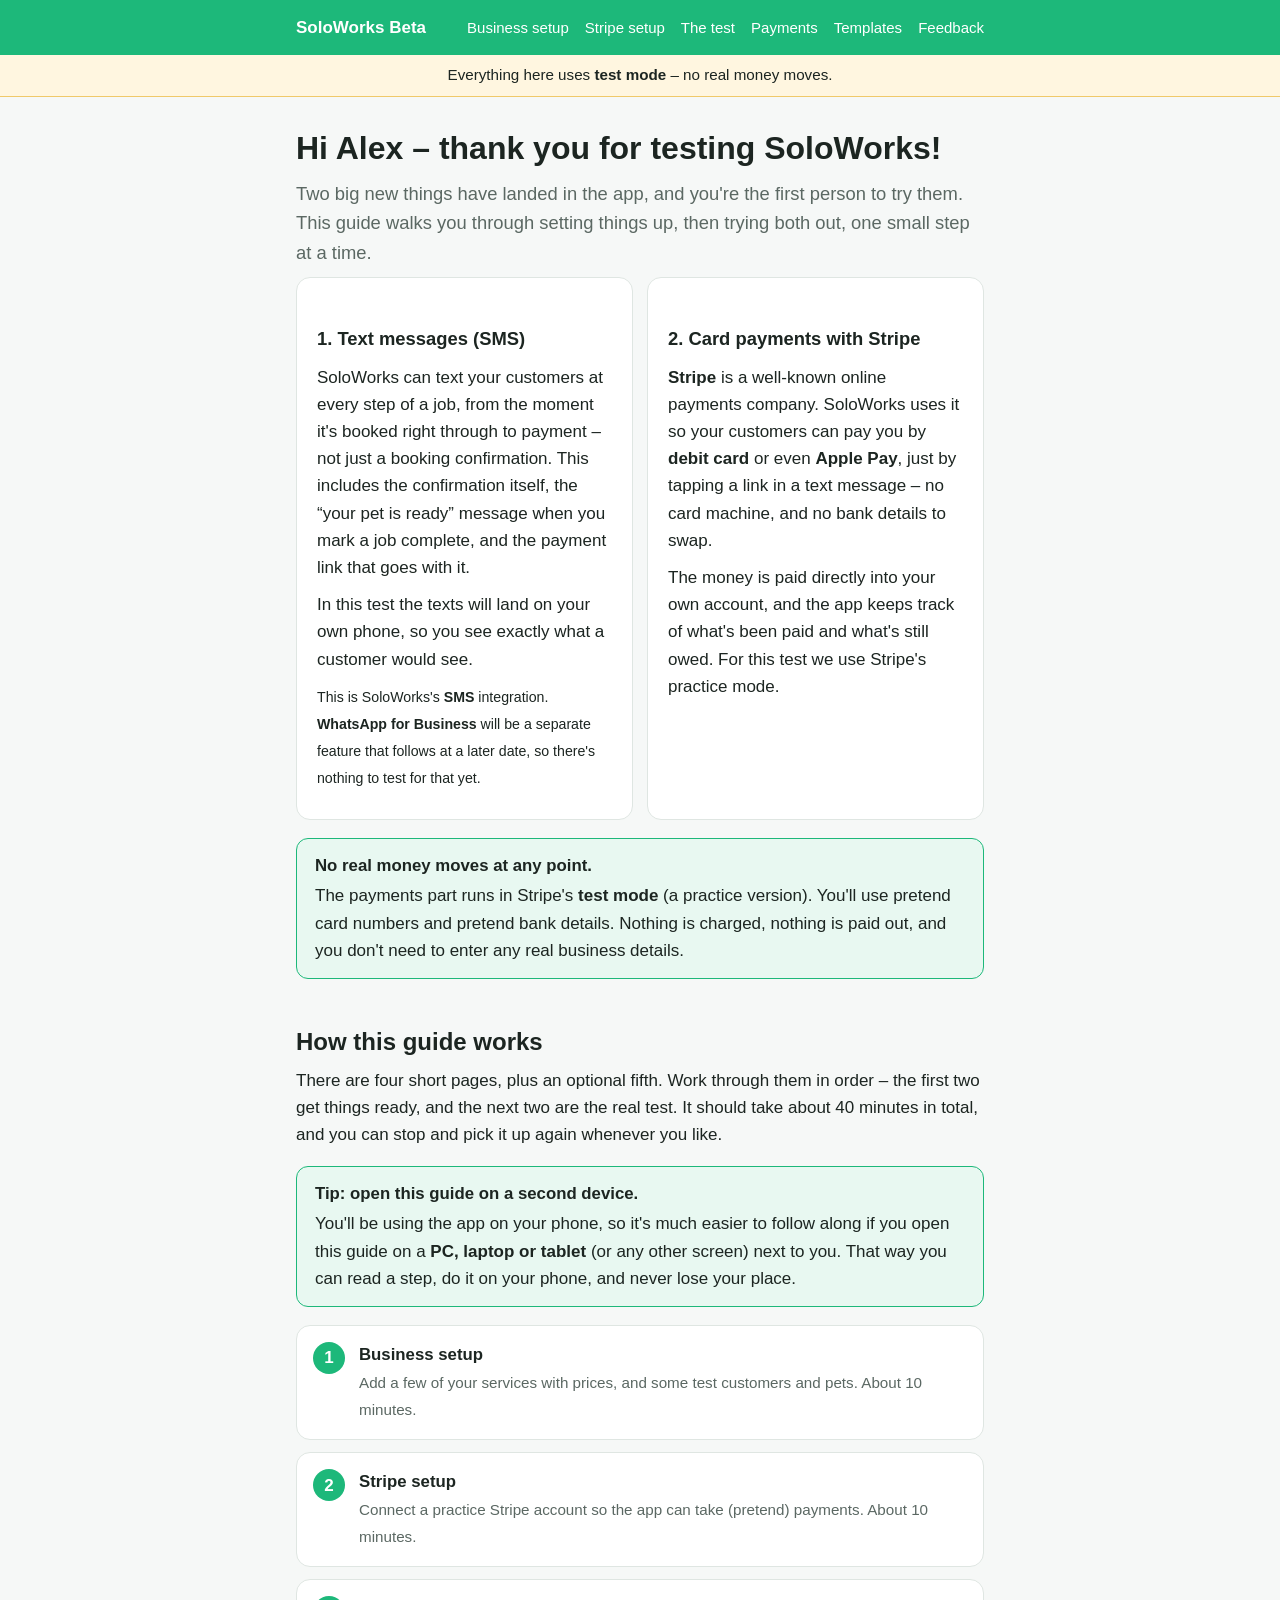
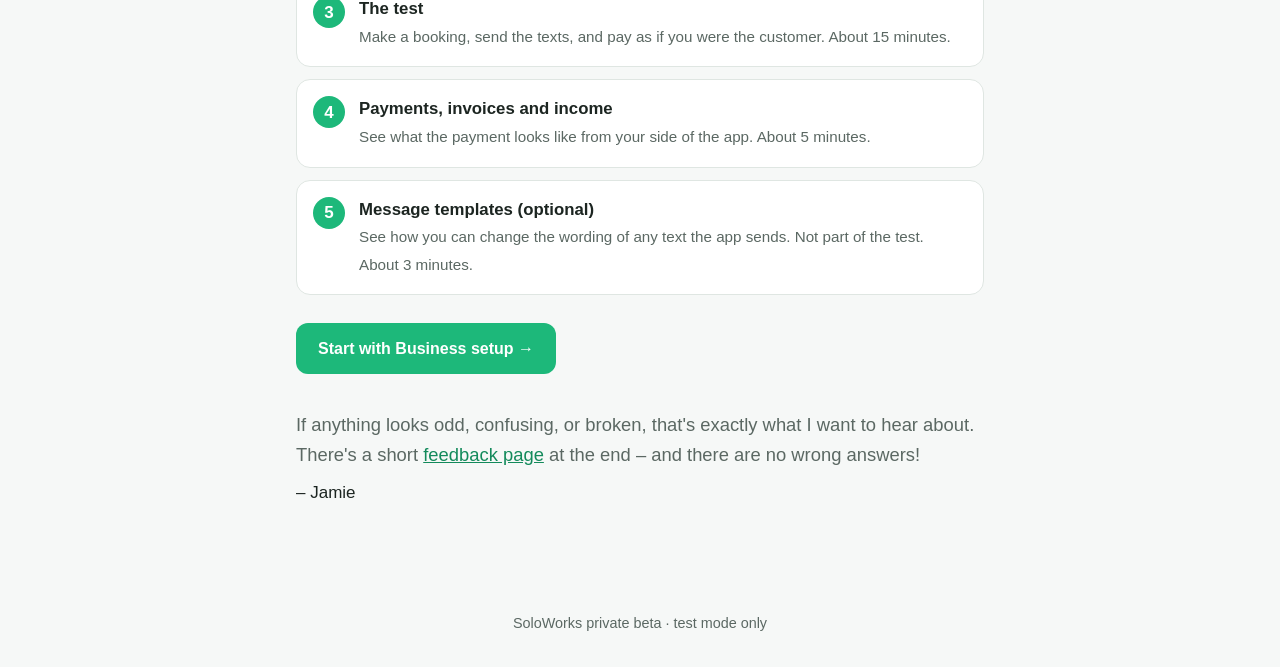
<file: index.html>
<!DOCTYPE html>
<html lang="en-GB">
<head>
<meta charset="utf-8">
<meta name="viewport" content="width=device-width, initial-scale=1">
<title>SoloWorks Beta – Try Texts &amp; Payments</title>
<meta name="description" content="A friendly guide to trying the two big new SoloWorks features: text messages and card payments.">
<meta name="robots" content="noindex">
<link rel="stylesheet" href="style.css">
</head>
<body>
<header class="top">
  <div class="wrap">
    <a href="index.html">SoloWorks Beta</a>
    <nav><a href="business-setup.html">Business setup</a><a href="stripe-setup.html">Stripe setup</a><a href="the-test.html">The test</a><a href="payments.html">Payments</a><a href="message-templates.html">Templates</a><a href="feedback.html">Feedback</a></nav>
  </div>
</header>
<div class="banner">Everything here uses <strong>test mode</strong> &ndash; no real money moves.</div>

<main class="wrap">
  <h1>Hi Alex &ndash; thank you for testing SoloWorks!</h1>
  <p class="lead">Two big new things have landed in the app, and you're the first person to try them. This guide walks you through setting things up, then trying both out, one small step at a time.</p>

  <div class="cards">
    <div class="card">
      <h3>1. Text messages (SMS)</h3>
      <p>SoloWorks can text your customers at every step of a job, from the moment it's booked right through to payment &ndash; not just a booking confirmation. This includes the confirmation itself, the &ldquo;your pet is ready&rdquo; message when you mark a job complete, and the payment link that goes with it.</p>
      <p>In this test the texts will land on your own phone, so you see exactly what a customer would see.</p>
      <p><small>This is SoloWorks's <strong>SMS</strong> integration. <strong>WhatsApp for Business</strong> will be a separate feature that follows at a later date, so there's nothing to test for that yet.</small></p>
    </div>
    <div class="card">
      <h3>2. Card payments with Stripe</h3>
      <p><strong>Stripe</strong> is a well-known online payments company. SoloWorks uses it so your customers can pay you by <strong>debit card</strong> or even <strong>Apple Pay</strong>, just by tapping a link in a text message &ndash; no card machine, and no bank details to swap.</p>
      <p>The money is paid directly into your own account, and the app keeps track of what's been paid and what's still owed. For this test we use Stripe's practice mode.</p>
    </div>
  </div>

  <div class="callout safe">
    <strong class="big">No real money moves at any point.</strong>
    The payments part runs in Stripe's <strong>test mode</strong> (a practice version). You'll use pretend card numbers and pretend bank details. Nothing is charged, nothing is paid out, and you don't need to enter any real business details.
  </div>

  <h2>How this guide works</h2>
  <p>There are four short pages, plus an optional fifth. Work through them in order &ndash; the first two get things ready, and the next two are the real test. It should take about 40 minutes in total, and you can stop and pick it up again whenever you like.</p>

  <div class="callout safe">
    <strong class="big">Tip: open this guide on a second device.</strong>
    You'll be using the app on your phone, so it's much easier to follow along if you open this guide on a <strong>PC, laptop or tablet</strong> (or any other screen) next to you. That way you can read a step, do it on your phone, and never lose your place.
  </div>

  <div class="guide">
    <a class="gcard" href="business-setup.html">
      <span class="num">1</span>
      <strong>Business setup</strong>
      <span class="d">Add a few of your services with prices, and some test customers and pets. About 10 minutes.</span>
    </a>
    <a class="gcard" href="stripe-setup.html">
      <span class="num">2</span>
      <strong>Stripe setup</strong>
      <span class="d">Connect a practice Stripe account so the app can take (pretend) payments. About 10 minutes.</span>
    </a>
    <a class="gcard" href="the-test.html">
      <span class="num">3</span>
      <strong>The test</strong>
      <span class="d">Make a booking, send the texts, and pay as if you were the customer. About 15 minutes.</span>
    </a>
    <a class="gcard" href="payments.html">
      <span class="num">4</span>
      <strong>Payments, invoices and income</strong>
      <span class="d">See what the payment looks like from your side of the app. About 5 minutes.</span>
    </a>
    <a class="gcard" href="message-templates.html">
      <span class="num">5</span>
      <strong>Message templates (optional)</strong>
      <span class="d">See how you can change the wording of any text the app sends. Not part of the test. About 3 minutes.</span>
    </a>
  </div>

  <p style="margin-top:28px"><a class="btn" href="business-setup.html">Start with Business setup &rarr;</a></p>

  <p class="lead" style="margin-top:36px">If anything looks odd, confusing, or broken, that's exactly what I want to hear about. There's a short <a href="feedback.html">feedback page</a> at the end &ndash; and there are no wrong answers!</p>
  <p>&ndash; Jamie</p>
</main>
<footer>SoloWorks private beta &middot; test mode only</footer>
</body>
</html>
</file>
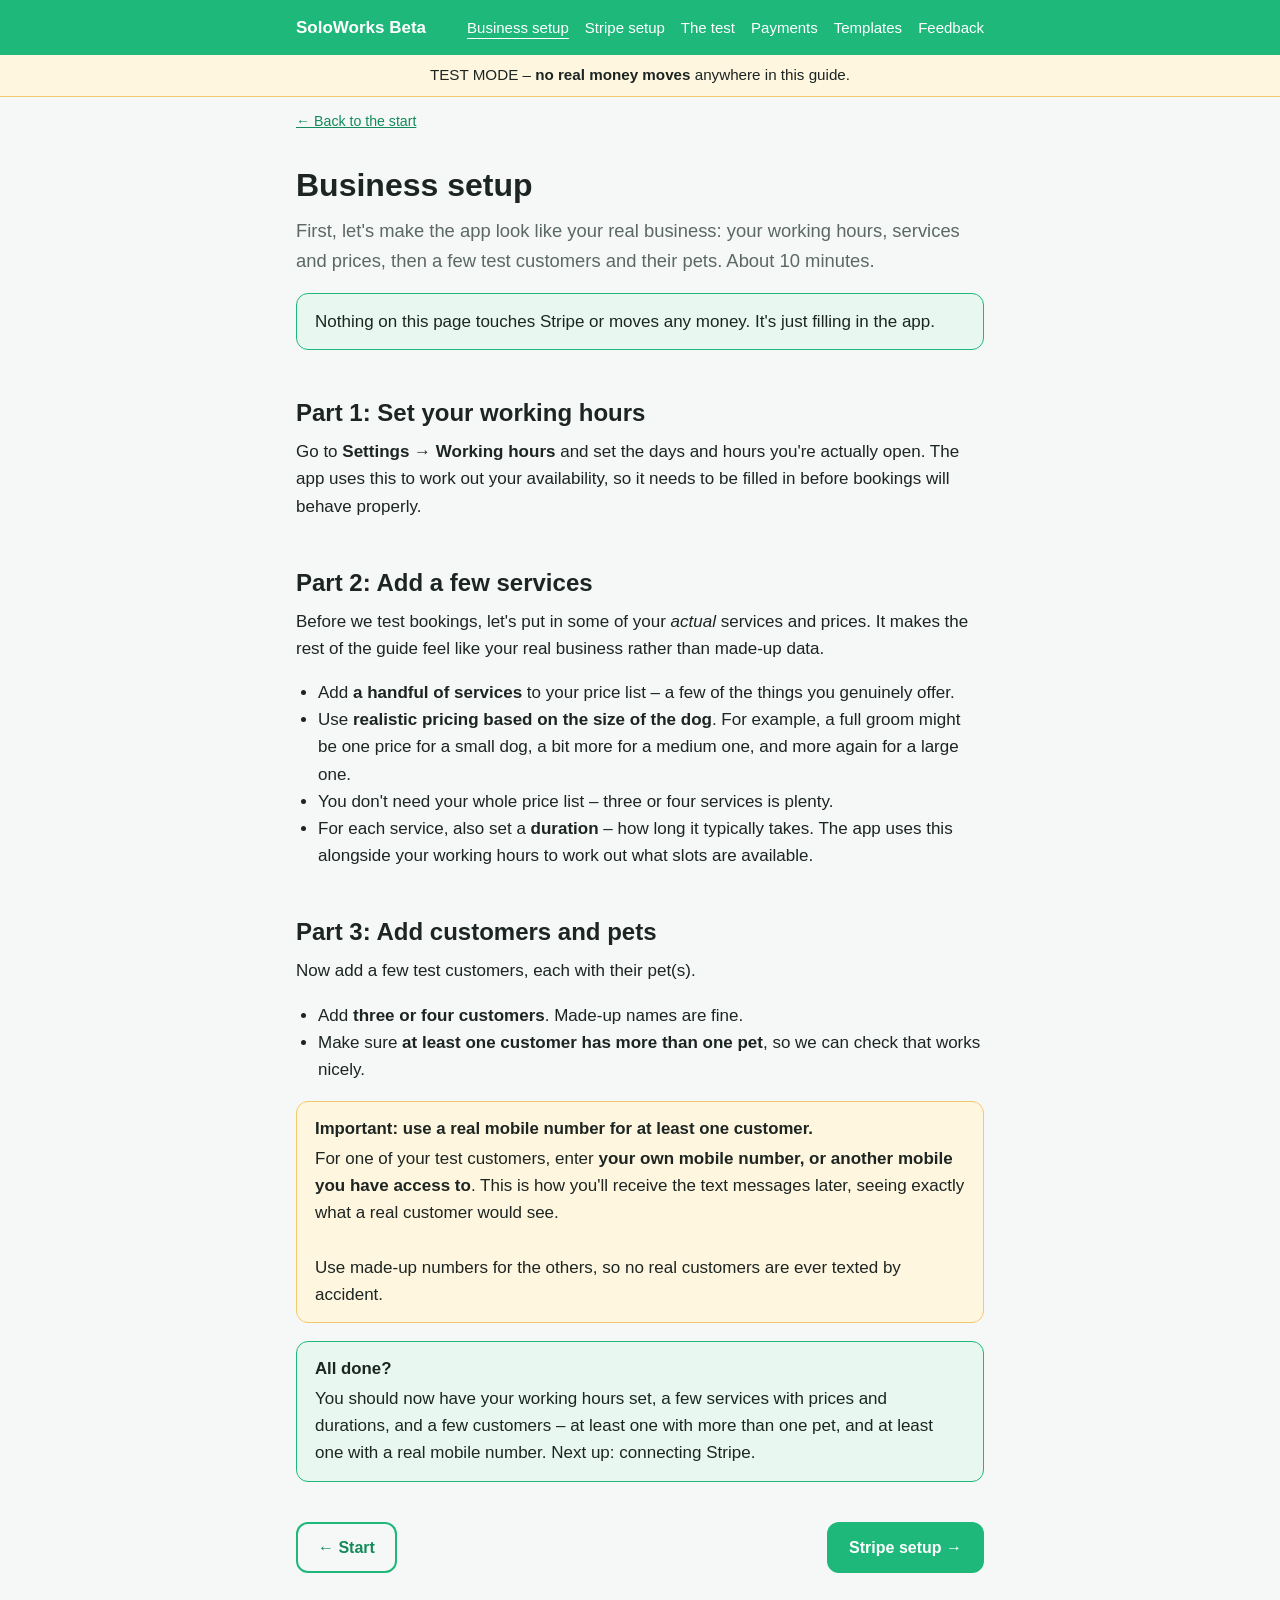
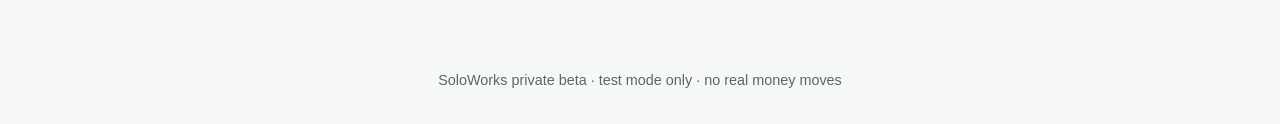
<file: business-setup.html>
<!DOCTYPE html>
<html lang="en-GB">
<head>
<meta charset="utf-8">
<meta name="viewport" content="width=device-width, initial-scale=1">
<title>Business setup – SoloWorks Beta</title>
<meta name="robots" content="noindex">
<link rel="stylesheet" href="style.css">
</head>
<body>
<header class="top">
  <div class="wrap">
    <a href="index.html">SoloWorks Beta</a>
    <nav><a href="business-setup.html" class="current">Business setup</a><a href="stripe-setup.html">Stripe setup</a><a href="the-test.html">The test</a><a href="payments.html">Payments</a><a href="message-templates.html">Templates</a><a href="feedback.html">Feedback</a></nav>
  </div>
</header>
<div class="banner">TEST MODE &ndash; <strong>no real money moves</strong> anywhere in this guide.</div>

<main class="wrap">
  <p><small><a href="index.html">&larr; Back to the start</a></small></p>
  <h1>Business setup</h1>
  <p class="lead">First, let's make the app look like your real business: your working hours, services and prices, then a few test customers and their pets. About 10 minutes.</p>

  <div class="callout safe">Nothing on this page touches Stripe or moves any money. It's just filling in the app.</div>

  <h2>Part 1: Set your working hours</h2>
  <p>Go to <strong>Settings &rarr; Working hours</strong> and set the days and hours you're actually open. The app uses this to work out your availability, so it needs to be filled in before bookings will behave properly.</p>

  <h2>Part 2: Add a few services</h2>
  <p>Before we test bookings, let's put in some of your <em>actual</em> services and prices. It makes the rest of the guide feel like your real business rather than made-up data.</p>
  <ul>
    <li>Add <strong>a handful of services</strong> to your price list &ndash; a few of the things you genuinely offer.</li>
    <li>Use <strong>realistic pricing based on the size of the dog</strong>. For example, a full groom might be one price for a small dog, a bit more for a medium one, and more again for a large one.</li>
    <li>You don't need your whole price list &ndash; three or four services is plenty.</li>
    <li>For each service, also set a <strong>duration</strong> &ndash; how long it typically takes. The app uses this alongside your working hours to work out what slots are available.</li>
  </ul>

  <h2>Part 3: Add customers and pets</h2>
  <p>Now add a few test customers, each with their pet(s).</p>
  <ul>
    <li>Add <strong>three or four customers</strong>. Made-up names are fine.</li>
    <li>Make sure <strong>at least one customer has more than one pet</strong>, so we can check that works nicely.</li>
  </ul>

  <div class="callout warn">
    <strong class="big">Important: use a real mobile number for at least one customer.</strong>
    For one of your test customers, enter <strong>your own mobile number, or another mobile you have access to</strong>. This is how you'll receive the text messages later, seeing exactly what a real customer would see.
    <br><br>
    Use made-up numbers for the others, so no real customers are ever texted by accident.
  </div>

  <div class="callout safe">
    <strong class="big">All done?</strong>
    You should now have your working hours set, a few services with prices and durations, and a few customers &ndash; at least one with more than one pet, and at least one with a real mobile number. Next up: connecting Stripe.
  </div>
  <div class="pager">
    <a class="btn secondary" href="index.html">&larr; Start</a>
    <a class="btn" href="stripe-setup.html">Stripe setup &rarr;</a>
  </div>
</main>
<footer>SoloWorks private beta &middot; test mode only &middot; no real money moves</footer>
</body>
</html>
</file>
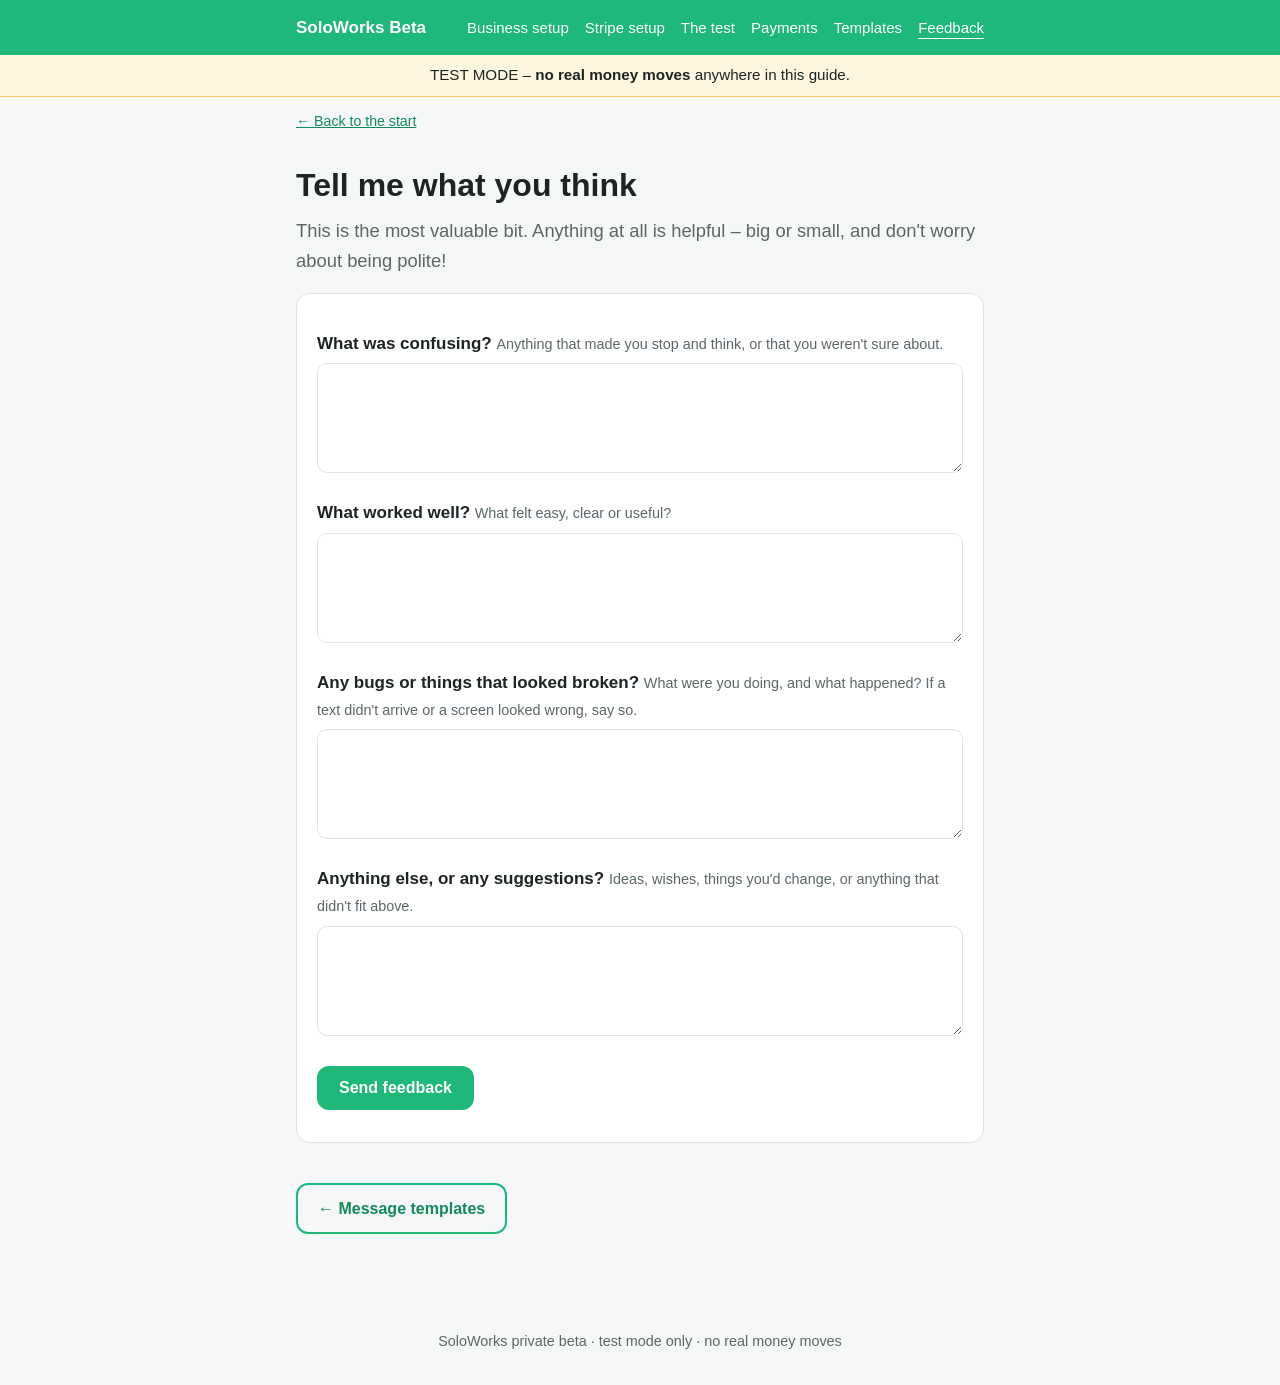
<file: feedback.html>
<!DOCTYPE html>
<html lang="en-GB">
<head>
<meta charset="utf-8">
<meta name="viewport" content="width=device-width, initial-scale=1">
<title>Feedback – SoloWorks Beta</title>
<meta name="robots" content="noindex">
<link rel="stylesheet" href="style.css">
</head>
<body>
<header class="top">
  <div class="wrap">
    <a href="index.html">SoloWorks Beta</a>
    <nav><a href="business-setup.html">Business setup</a><a href="stripe-setup.html">Stripe setup</a><a href="the-test.html">The test</a><a href="payments.html">Payments</a><a href="message-templates.html">Templates</a><a href="feedback.html" class="current">Feedback</a></nav>
  </div>
</header>
<div class="banner">TEST MODE &ndash; <strong>no real money moves</strong> anywhere in this guide.</div>

<main class="wrap">
  <p><small><a href="index.html">&larr; Back to the start</a></small></p>
  <h1>Tell me what you think</h1>
  <p class="lead">This is the most valuable bit. Anything at all is helpful &ndash; big or small, and don't worry about being polite!</p>

  <form id="feedback-form" class="card" action="https://formspree.io/f/meaoevoz" method="POST">
    <label for="confusing">What was confusing?
      <span class="hint">Anything that made you stop and think, or that you weren't sure about.</span></label>
    <textarea id="confusing" name="confusing"></textarea>

    <label for="worked">What worked well?
      <span class="hint">What felt easy, clear or useful?</span></label>
    <textarea id="worked" name="worked_well"></textarea>

    <label for="bugs">Any bugs or things that looked broken?
      <span class="hint">What were you doing, and what happened? If a text didn't arrive or a screen looked wrong, say so.</span></label>
    <textarea id="bugs" name="bugs"></textarea>

    <label for="other">Anything else, or any suggestions?
      <span class="hint">Ideas, wishes, things you'd change, or anything that didn't fit above.</span></label>
    <textarea id="other" name="anything_else_or_suggestions"></textarea>

    <input type="hidden" name="_subject" value="SoloWorks beta feedback">
    <input class="hp" type="text" name="_gotcha" tabindex="-1" autocomplete="off" aria-hidden="true">

    <p style="margin-top:22px"><button class="btn" type="submit" id="submit-btn">Send feedback</button></p>
    <div id="form-status" role="status" aria-live="polite"></div>
  </form>
  <div class="pager">
    <a class="btn secondary" href="message-templates.html">&larr; Message templates</a>
    
  </div>
</main>
<footer>SoloWorks private beta &middot; test mode only &middot; no real money moves</footer>

<script>
(function () {
  var form = document.getElementById('feedback-form');
  var status = document.getElementById('form-status');
  var btn = document.getElementById('submit-btn');
  form.addEventListener('submit', function (e) {
    e.preventDefault();
    btn.disabled = true;
    status.textContent = 'Sending…';
    fetch(form.action, {
      method: 'POST',
      body: new FormData(form),
      headers: { 'Accept': 'application/json' }
    }).then(function (r) {
      if (r.ok) {
        form.reset();
        status.textContent = 'Thank you, Alex! Your feedback has been sent to Jamie.';
      } else {
        status.textContent = 'Sorry, something went wrong sending that. Please text Jamie your feedback instead.';
      }
      btn.disabled = false;
    }).catch(function () {
      status.textContent = 'Sorry, something went wrong sending that. Please text Jamie your feedback instead.';
      btn.disabled = false;
    });
  });
})();
</script>
</body>
</html>
</file>
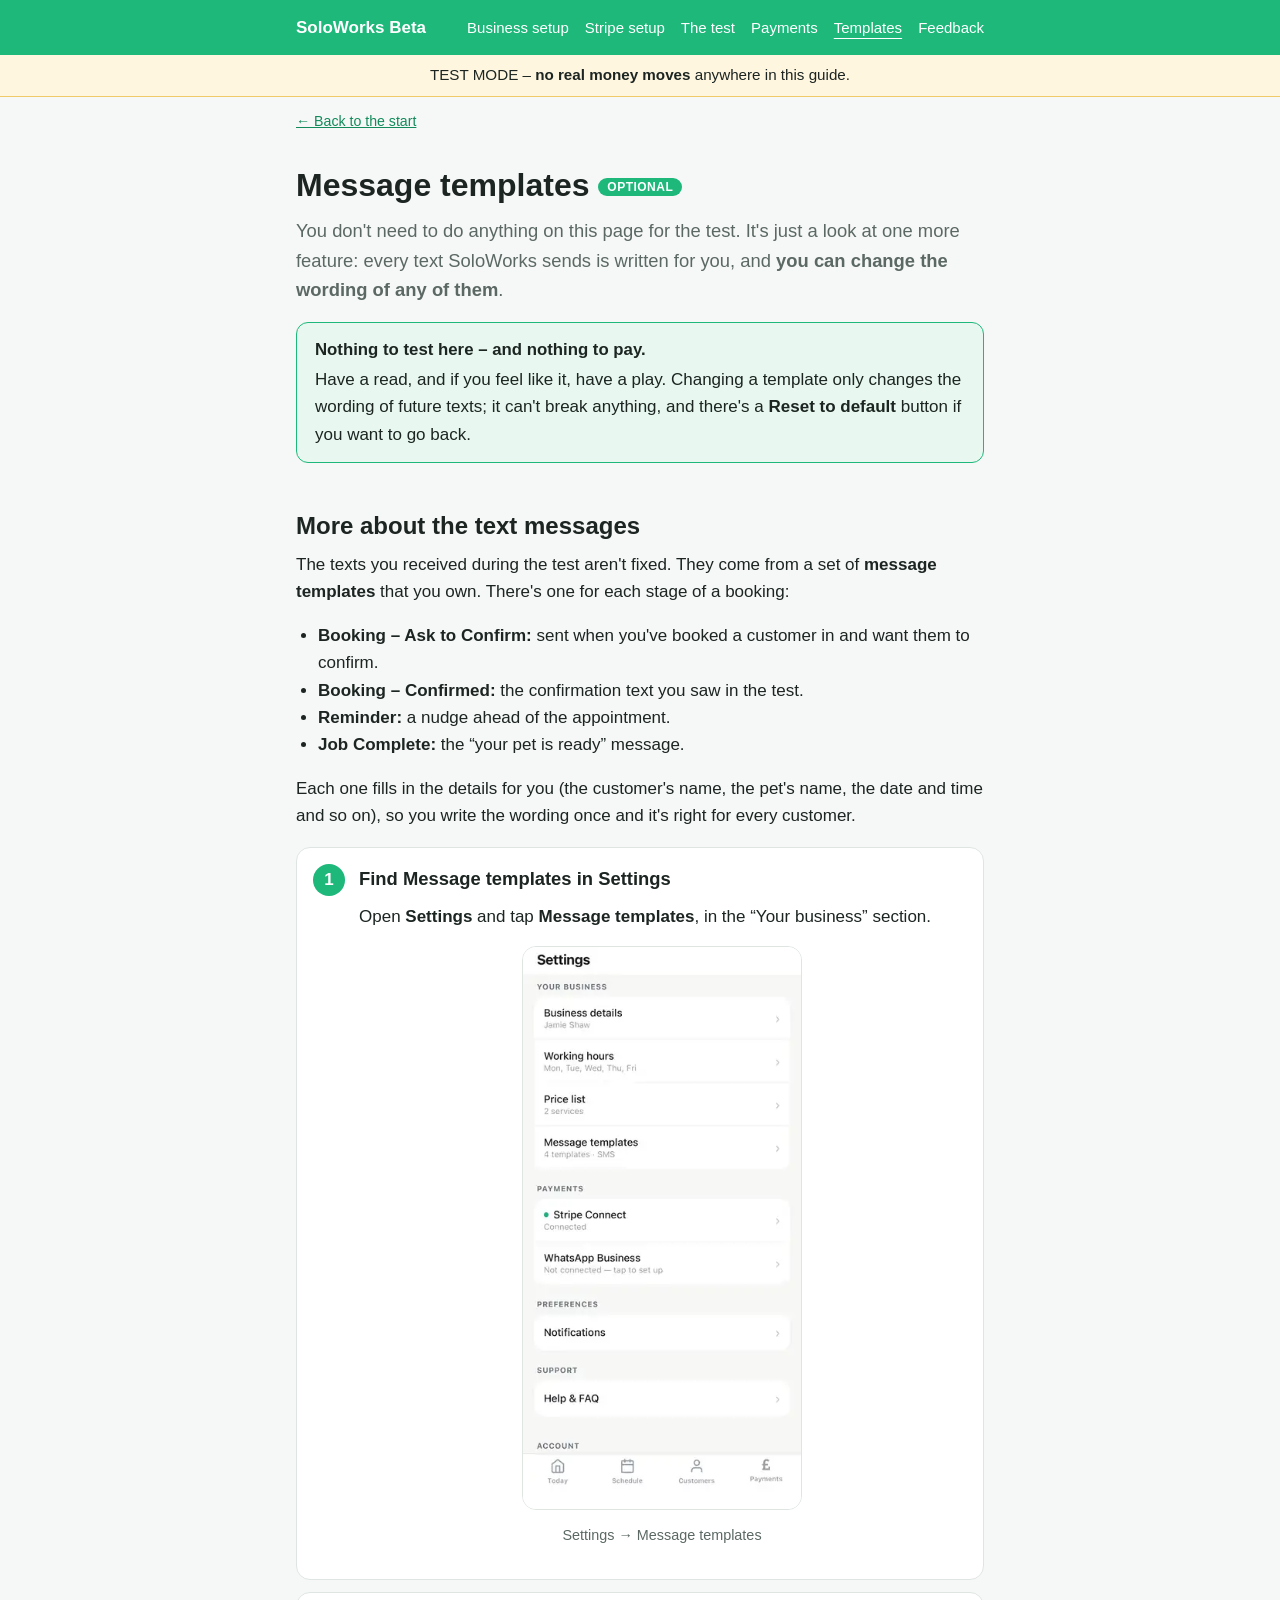
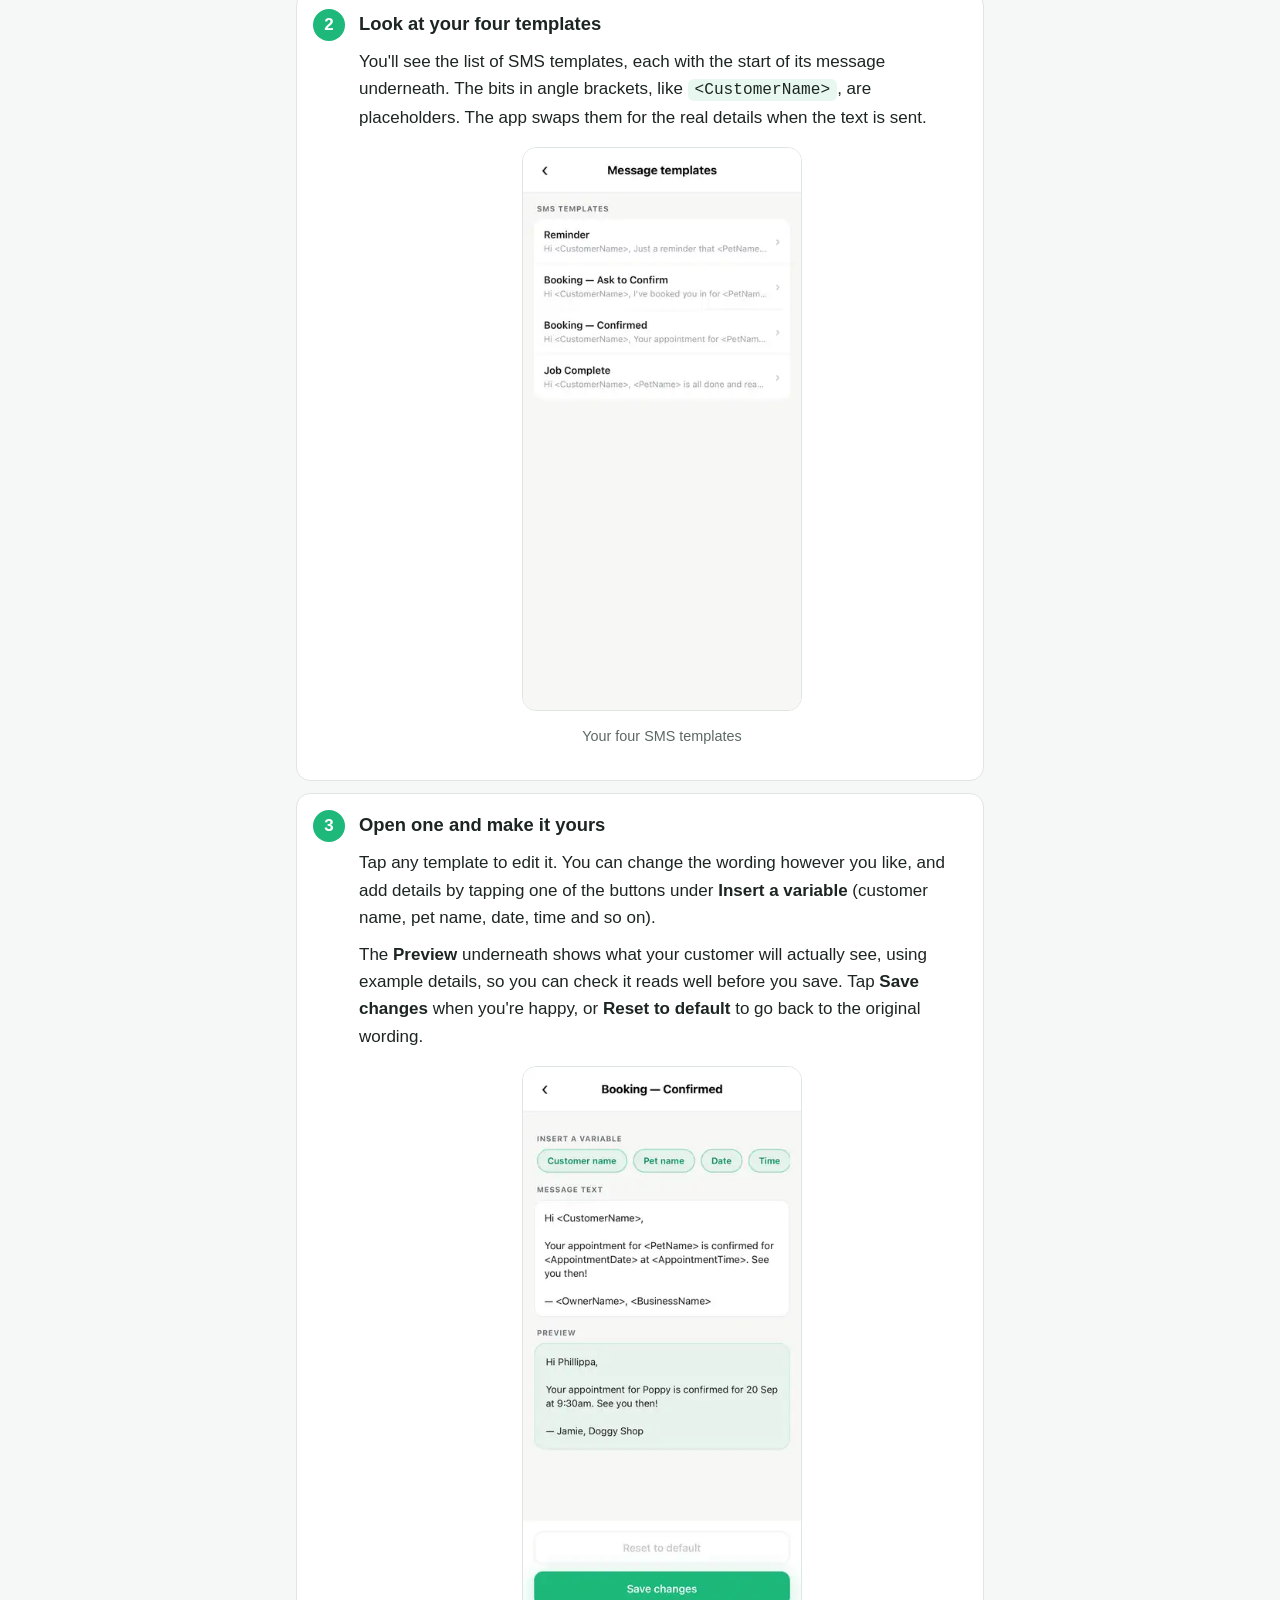
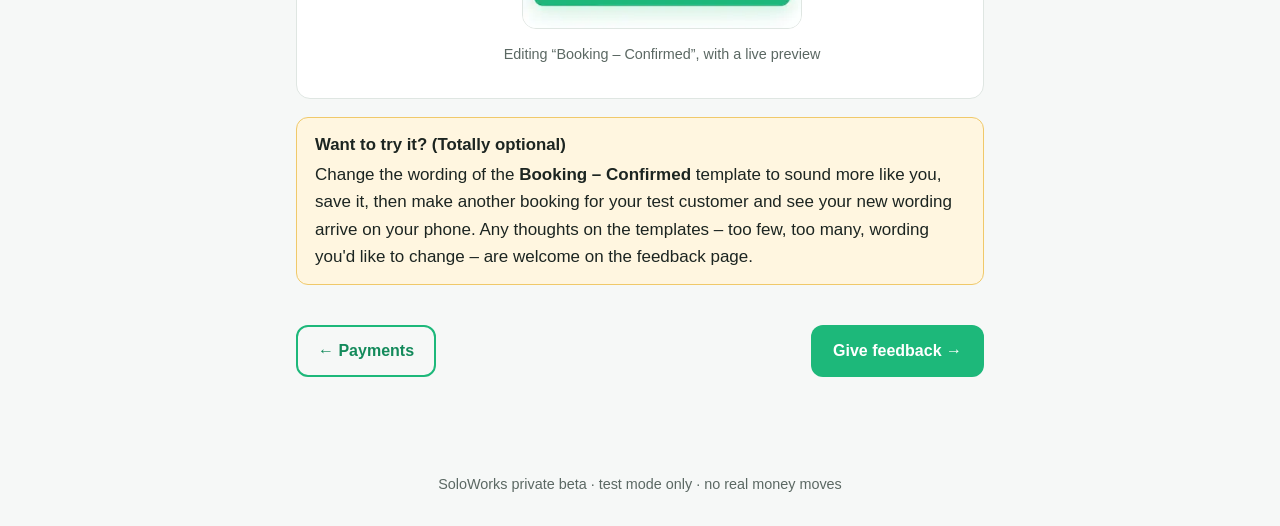
<file: message-templates.html>
<!DOCTYPE html>
<html lang="en-GB">
<head>
<meta charset="utf-8">
<meta name="viewport" content="width=device-width, initial-scale=1">
<title>Message templates (optional) – SoloWorks Beta</title>
<meta name="robots" content="noindex">
<link rel="stylesheet" href="style.css">
</head>
<body>
<header class="top">
  <div class="wrap">
    <a href="index.html">SoloWorks Beta</a>
    <nav><a href="business-setup.html">Business setup</a><a href="stripe-setup.html">Stripe setup</a><a href="the-test.html">The test</a><a href="payments.html">Payments</a><a href="message-templates.html" class="current">Templates</a><a href="feedback.html">Feedback</a></nav>
  </div>
</header>
<div class="banner">TEST MODE &ndash; <strong>no real money moves</strong> anywhere in this guide.</div>

<main class="wrap">
  <p><small><a href="index.html">&larr; Back to the start</a></small></p>
  <h1>Message templates <span class="tag">Optional</span></h1>
  <p class="lead">You don't need to do anything on this page for the test. It's just a look at one more feature: every text SoloWorks sends is written for you, and <strong>you can change the wording of any of them</strong>.</p>

  <div class="callout safe">
    <strong class="big">Nothing to test here &ndash; and nothing to pay.</strong>
    Have a read, and if you feel like it, have a play. Changing a template only changes the wording of future texts; it can't break anything, and there's a <strong>Reset to default</strong> button if you want to go back.
  </div>

  <h2>More about the text messages</h2>
  <p>The texts you received during the test aren't fixed. They come from a set of <strong>message templates</strong> that you own. There's one for each stage of a booking:</p>
  <ul>
    <li><strong>Booking &ndash; Ask to Confirm:</strong> sent when you've booked a customer in and want them to confirm.</li>
    <li><strong>Booking &ndash; Confirmed:</strong> the confirmation text you saw in the test.</li>
    <li><strong>Reminder:</strong> a nudge ahead of the appointment.</li>
    <li><strong>Job Complete:</strong> the &ldquo;your pet is ready&rdquo; message.</li>
  </ul>
  <p>Each one fills in the details for you (the customer's name, the pet's name, the date and time and so on), so you write the wording once and it's right for every customer.</p>

  <ol class="steps">
    <li>
      <h3>Find Message templates in Settings</h3>
      <p>Open <strong>Settings</strong> and tap <strong>Message templates</strong>, in the &ldquo;Your business&rdquo; section.</p>
      <figure class="shot"><img src="images/templates-settings.webp" alt="The SoloWorks Settings screen with Message templates listed under Your business" width="360" height="727"><figcaption>Settings &rarr; Message templates</figcaption></figure>
    </li>
    <li>
      <h3>Look at your four templates</h3>
      <p>You'll see the list of SMS templates, each with the start of its message underneath. The bits in angle brackets, like <span class="magic">&lt;CustomerName&gt;</span>, are placeholders. The app swaps them for the real details when the text is sent.</p>
      <figure class="shot"><img src="images/templates-list.webp" alt="The list of four SMS message templates: Reminder, Booking Ask to Confirm, Booking Confirmed and Job Complete" width="360" height="727"><figcaption>Your four SMS templates</figcaption></figure>
    </li>
    <li>
      <h3>Open one and make it yours</h3>
      <p>Tap any template to edit it. You can change the wording however you like, and add details by tapping one of the buttons under <strong>Insert a variable</strong> (customer name, pet name, date, time and so on).</p>
      <p>The <strong>Preview</strong> underneath shows what your customer will actually see, using example details, so you can check it reads well before you save. Tap <strong>Save changes</strong> when you're happy, or <strong>Reset to default</strong> to go back to the original wording.</p>
      <figure class="shot"><img src="images/templates-editor.webp" alt="Editing the Booking Confirmed template, with variable buttons, the message text, a live preview, and Save changes and Reset to default buttons" width="360" height="727"><figcaption>Editing &ldquo;Booking &ndash; Confirmed&rdquo;, with a live preview</figcaption></figure>
    </li>
  </ol>

  <div class="callout warn">
    <strong class="big">Want to try it? (Totally optional)</strong>
    Change the wording of the <strong>Booking &ndash; Confirmed</strong> template to sound more like you, save it, then make another booking for your test customer and see your new wording arrive on your phone. Any thoughts on the templates &ndash; too few, too many, wording you'd like to change &ndash; are welcome on the feedback page.
  </div>

  <div class="pager">
    <a class="btn secondary" href="payments.html">&larr; Payments</a>
    <a class="btn" href="feedback.html">Give feedback &rarr;</a>
  </div>
</main>
<footer>SoloWorks private beta &middot; test mode only &middot; no real money moves</footer>
</body>
</html>
</file>
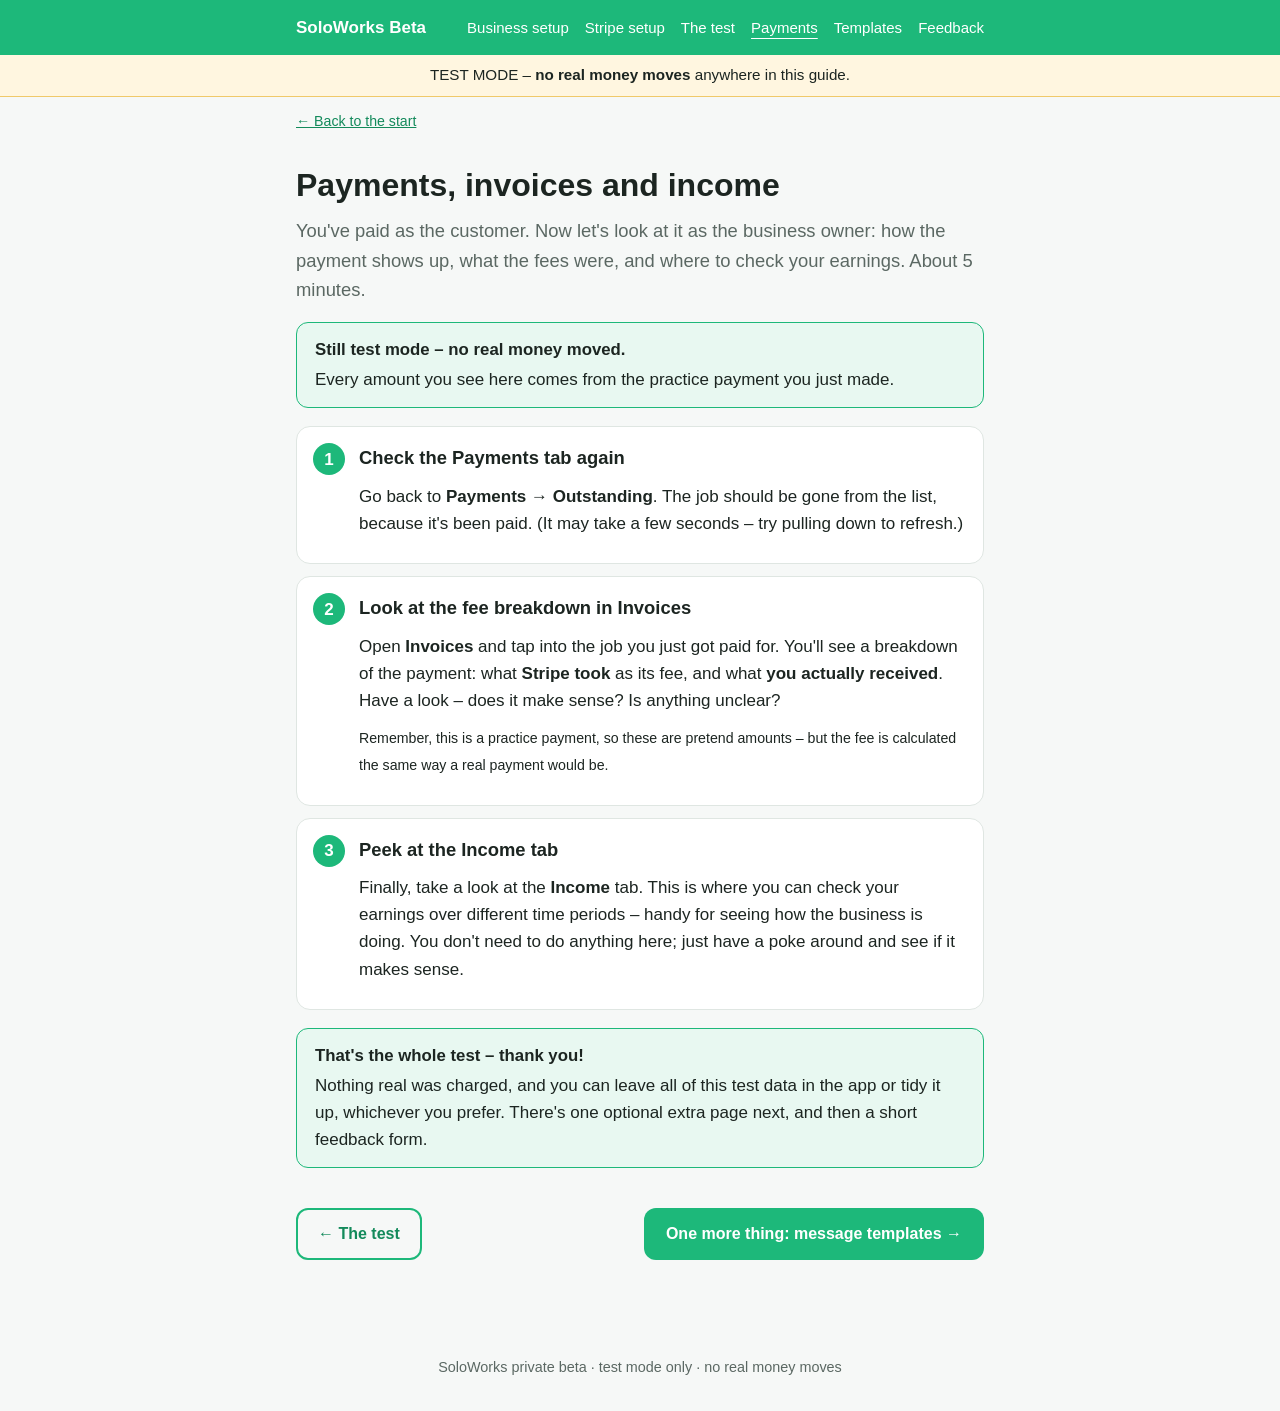
<file: payments.html>
<!DOCTYPE html>
<html lang="en-GB">
<head>
<meta charset="utf-8">
<meta name="viewport" content="width=device-width, initial-scale=1">
<title>Payments, invoices and income – SoloWorks Beta</title>
<meta name="robots" content="noindex">
<link rel="stylesheet" href="style.css">
</head>
<body>
<header class="top">
  <div class="wrap">
    <a href="index.html">SoloWorks Beta</a>
    <nav><a href="business-setup.html">Business setup</a><a href="stripe-setup.html">Stripe setup</a><a href="the-test.html">The test</a><a href="payments.html" class="current">Payments</a><a href="message-templates.html">Templates</a><a href="feedback.html">Feedback</a></nav>
  </div>
</header>
<div class="banner">TEST MODE &ndash; <strong>no real money moves</strong> anywhere in this guide.</div>

<main class="wrap">
  <p><small><a href="index.html">&larr; Back to the start</a></small></p>
  <h1>Payments, invoices and income</h1>
  <p class="lead">You've paid as the customer. Now let's look at it as the business owner: how the payment shows up, what the fees were, and where to check your earnings. About 5 minutes.</p>

  <div class="callout safe">
    <strong class="big">Still test mode &ndash; no real money moved.</strong>
    Every amount you see here comes from the practice payment you just made.
  </div>

  <ol class="steps">
    <li>
      <h3>Check the Payments tab again</h3>
      <p>Go back to <strong>Payments &rarr; Outstanding</strong>. The job should be gone from the list, because it's been paid. (It may take a few seconds &ndash; try pulling down to refresh.)</p>
    </li>
    <li>
      <h3>Look at the fee breakdown in Invoices</h3>
      <p>Open <strong>Invoices</strong> and tap into the job you just got paid for. You'll see a breakdown of the payment: what <strong>Stripe took</strong> as its fee, and what <strong>you actually received</strong>. Have a look &ndash; does it make sense? Is anything unclear?</p>
      <p><small>Remember, this is a practice payment, so these are pretend amounts &ndash; but the fee is calculated the same way a real payment would be.</small></p>
    </li>
    <li>
      <h3>Peek at the Income tab</h3>
      <p>Finally, take a look at the <strong>Income</strong> tab. This is where you can check your earnings over different time periods &ndash; handy for seeing how the business is doing. You don't need to do anything here; just have a poke around and see if it makes sense.</p>
    </li>
  </ol>

  <div class="callout safe">
    <strong class="big">That's the whole test &ndash; thank you!</strong>
    Nothing real was charged, and you can leave all of this test data in the app or tidy it up, whichever you prefer. There's one optional extra page next, and then a short feedback form.
  </div>
  <div class="pager">
    <a class="btn secondary" href="the-test.html">&larr; The test</a>
    <a class="btn" href="message-templates.html">One more thing: message templates &rarr;</a>
  </div>
</main>
<footer>SoloWorks private beta &middot; test mode only &middot; no real money moves</footer>
</body>
</html>
</file>
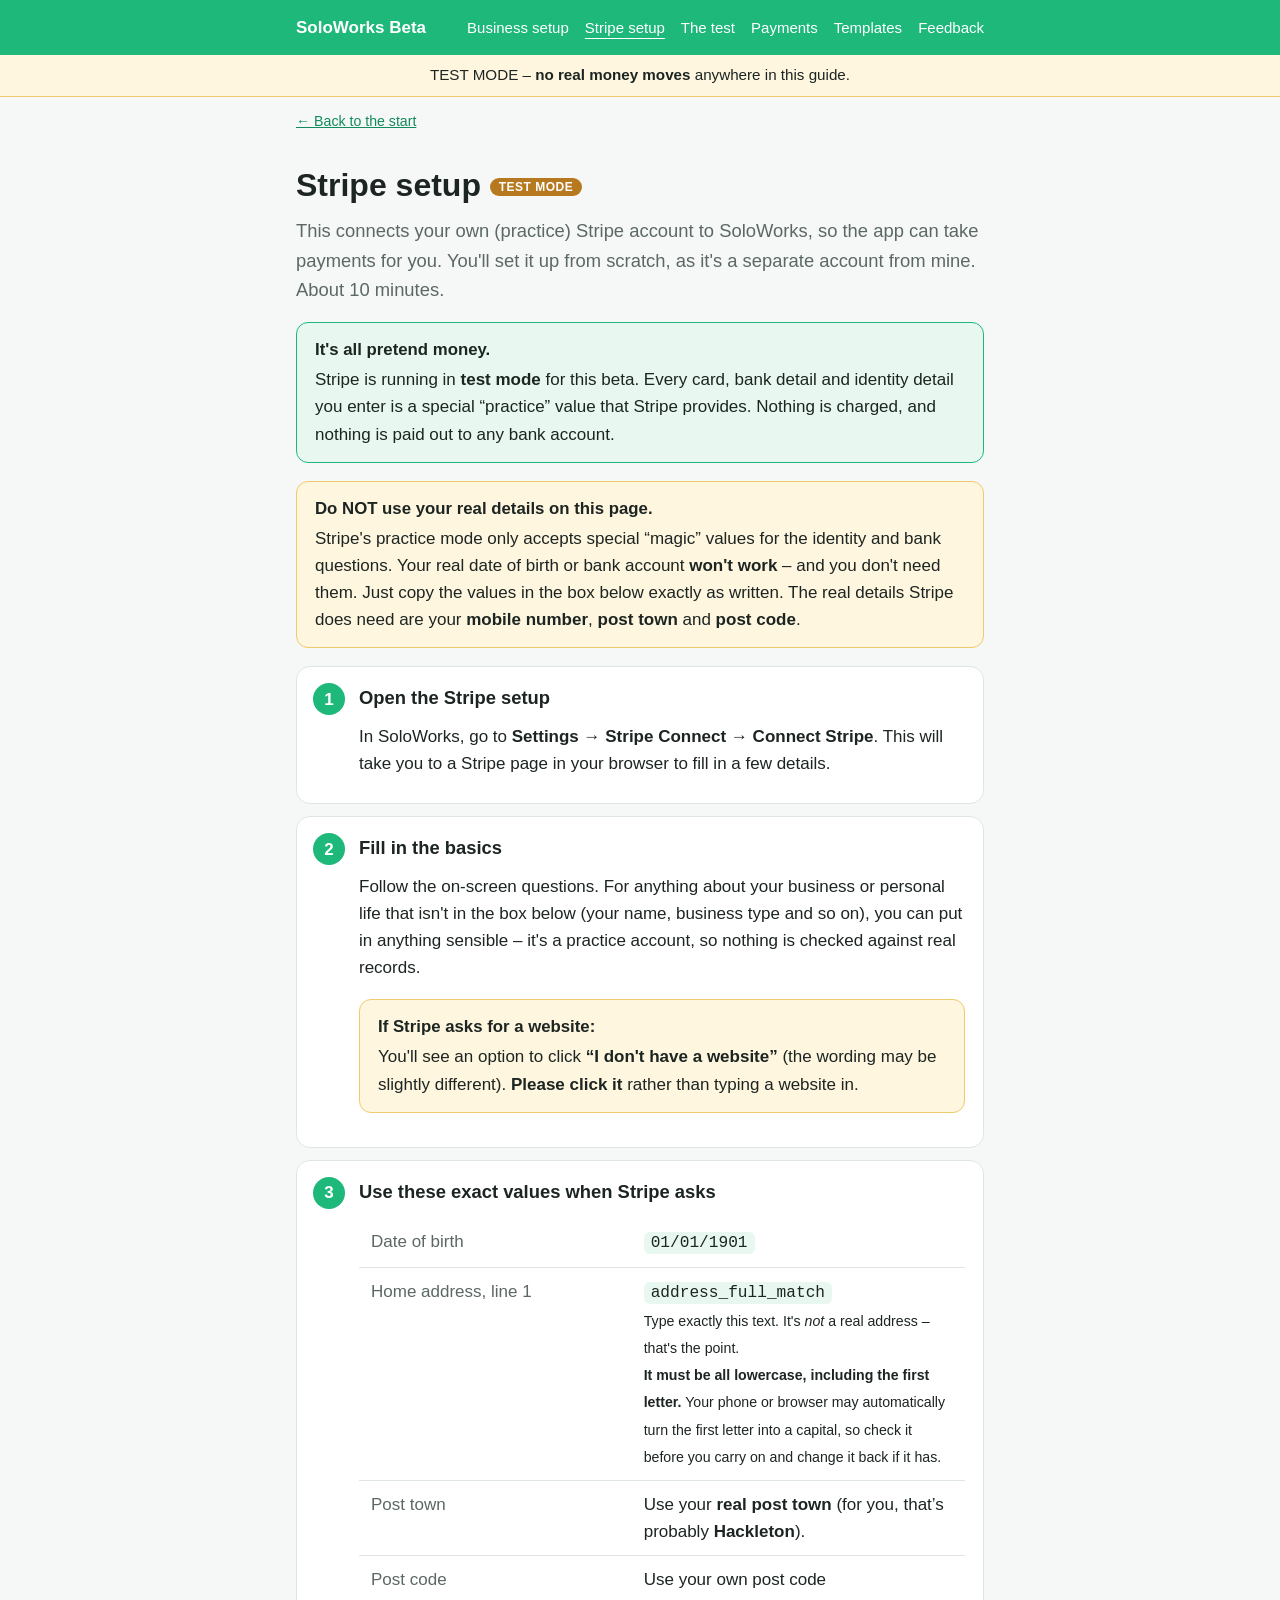
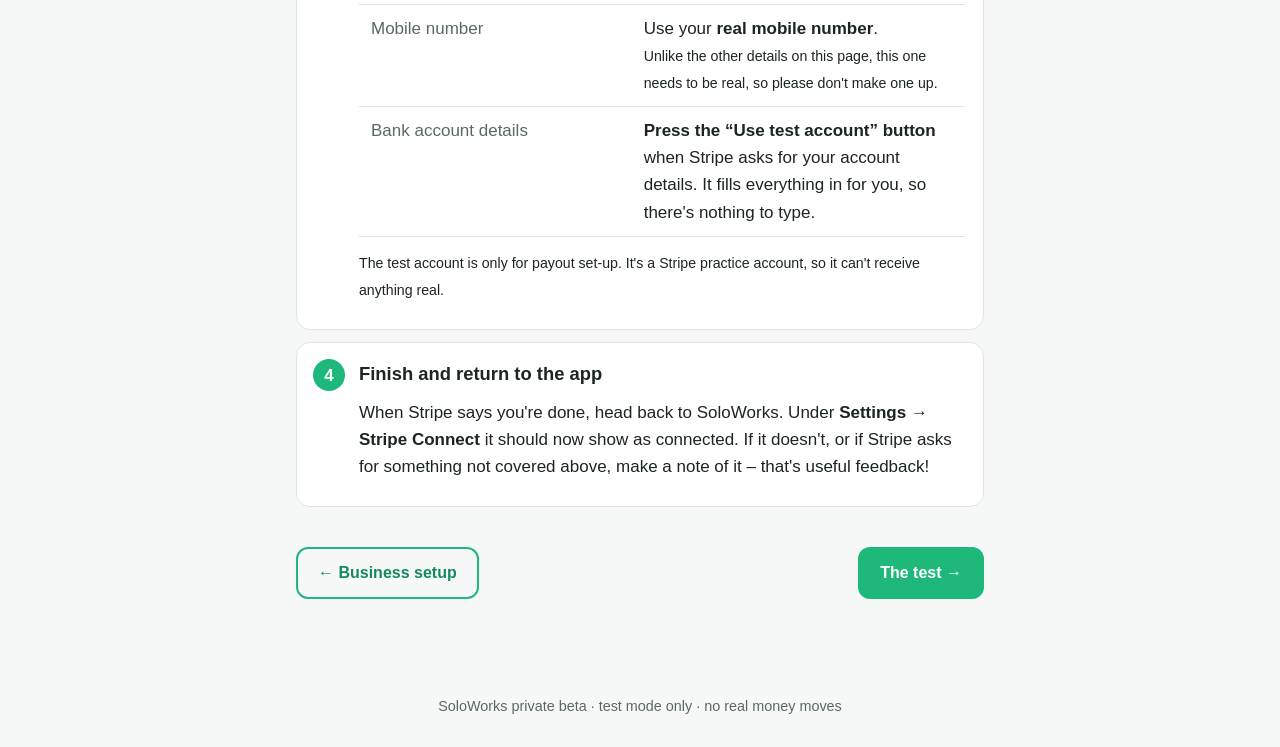
<file: stripe-setup.html>
<!DOCTYPE html>
<html lang="en-GB">
<head>
<meta charset="utf-8">
<meta name="viewport" content="width=device-width, initial-scale=1">
<title>Stripe setup – SoloWorks Beta</title>
<meta name="robots" content="noindex">
<link rel="stylesheet" href="style.css">
</head>
<body>
<header class="top">
  <div class="wrap">
    <a href="index.html">SoloWorks Beta</a>
    <nav><a href="business-setup.html">Business setup</a><a href="stripe-setup.html" class="current">Stripe setup</a><a href="the-test.html">The test</a><a href="payments.html">Payments</a><a href="message-templates.html">Templates</a><a href="feedback.html">Feedback</a></nav>
  </div>
</header>
<div class="banner">TEST MODE &ndash; <strong>no real money moves</strong> anywhere in this guide.</div>

<main class="wrap">
  <p><small><a href="index.html">&larr; Back to the start</a></small></p>
  <h1>Stripe setup <span class="tag test">Test mode</span></h1>
  <p class="lead">This connects your own (practice) Stripe account to SoloWorks, so the app can take payments for you. You'll set it up from scratch, as it's a separate account from mine. About 10 minutes.</p>

  <div class="callout safe">
    <strong class="big">It's all pretend money.</strong>
    Stripe is running in <strong>test mode</strong> for this beta. Every card, bank detail and identity detail you enter is a special &ldquo;practice&rdquo; value that Stripe provides. Nothing is charged, and nothing is paid out to any bank account.
  </div>

  <div class="callout warn">
    <strong class="big">Do NOT use your real details on this page.</strong>
    Stripe's practice mode only accepts special &ldquo;magic&rdquo; values for the identity and bank questions. Your real date of birth or bank account <strong>won't work</strong> &ndash; and you don't need them. Just copy the values in the box below exactly as written. The real details Stripe does need are your <strong>mobile number</strong>, <strong>post town</strong> and <strong>post code</strong>.
  </div>

  <ol class="steps">
    <li>
      <h3>Open the Stripe setup</h3>
      <p>In SoloWorks, go to <strong>Settings &rarr; Stripe Connect &rarr; Connect Stripe</strong>. This will take you to a Stripe page in your browser to fill in a few details.</p>
    </li>
    <li>
      <h3>Fill in the basics</h3>
      <p>Follow the on-screen questions. For anything about your business or personal life that isn't in the box below (your name, business type and so on), you can put in anything sensible &ndash; it's a practice account, so nothing is checked against real records.</p>
      <div class="callout warn">
        <strong class="big">If Stripe asks for a website:</strong>
        You'll see an option to click <strong>&ldquo;I don't have a website&rdquo;</strong> (the wording may be slightly different). <strong>Please click it</strong> rather than typing a website in.
      </div>
    </li>
    <li>
      <h3>Use these exact values when Stripe asks</h3>
      <table class="values">
        <tr><td>Date of birth</td><td><span class="magic">01/01/1901</span></td></tr>
        <tr><td>Home address, line 1</td><td><span class="magic">address_full_match</span><br><small>Type exactly this text. It's <em>not</em> a real address &ndash; that's the point.<br><strong>It must be all lowercase, including the first letter.</strong> Your phone or browser may automatically turn the first letter into a capital, so check it before you carry on and change it back if it has.</small></td></tr>
        <tr><td>Post town</td><td>Use your <strong>real post town</strong> (for you, that&rsquo;s probably <strong>Hackleton</strong>).</td></tr>
        <tr><td>Post code</td><td>Use your own post code</td></tr>
        <tr><td>Mobile number</td><td>Use your <strong>real mobile number</strong>.<br><small>Unlike the other details on this page, this one needs to be real, so please don't make one up.</small></td></tr>
        <tr><td>Bank account details</td><td><strong>Press the &ldquo;Use test account&rdquo; button</strong> when Stripe asks for your account details. It fills everything in for you, so there's nothing to type.</td></tr>
      </table>
      <p><small>The test account is only for payout set-up. It's a Stripe practice account, so it can't receive anything real.</small></p>
    </li>
    <li>
      <h3>Finish and return to the app</h3>
      <p>When Stripe says you're done, head back to SoloWorks. Under <strong>Settings &rarr; Stripe Connect</strong> it should now show as connected. If it doesn't, or if Stripe asks for something not covered above, make a note of it &ndash; that's useful feedback!</p>
    </li>
  </ol>
  <div class="pager">
    <a class="btn secondary" href="business-setup.html">&larr; Business setup</a>
    <a class="btn" href="the-test.html">The test &rarr;</a>
  </div>
</main>
<footer>SoloWorks private beta &middot; test mode only &middot; no real money moves</footer>
</body>
</html>
</file>
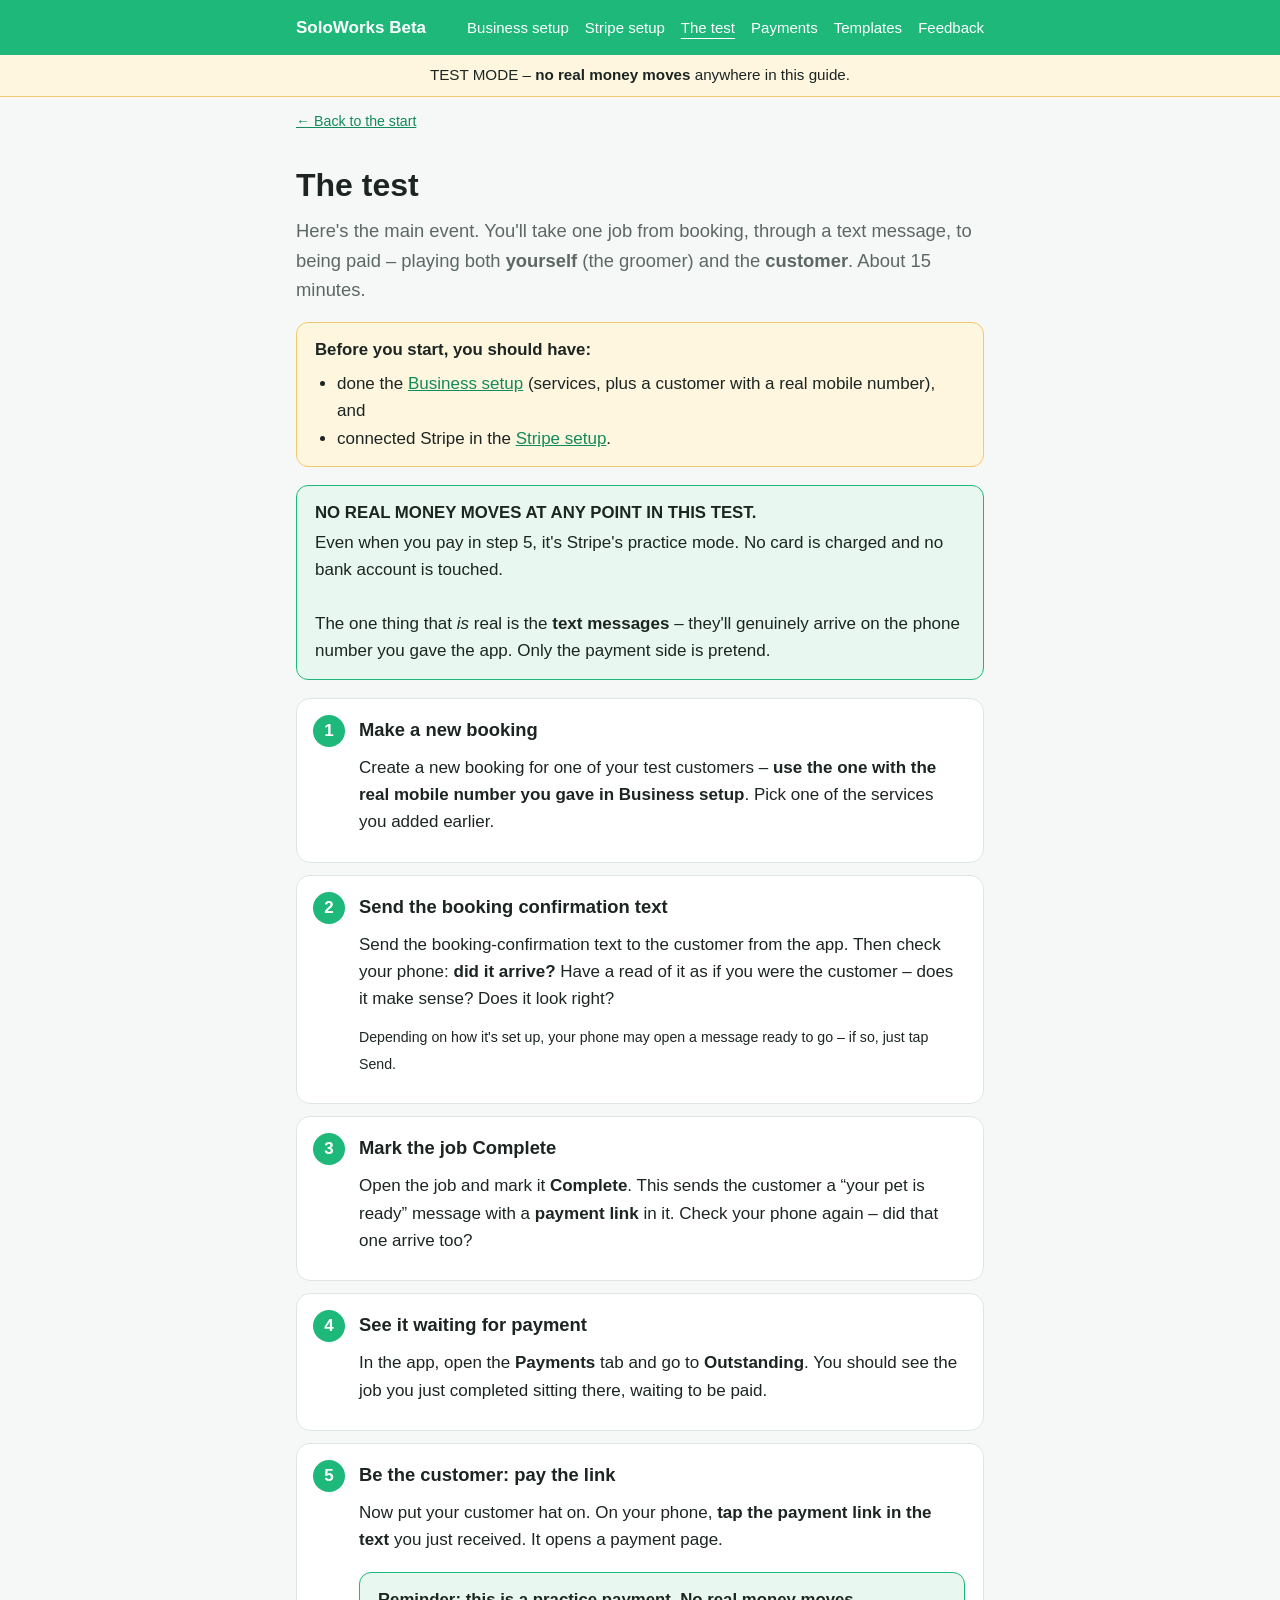
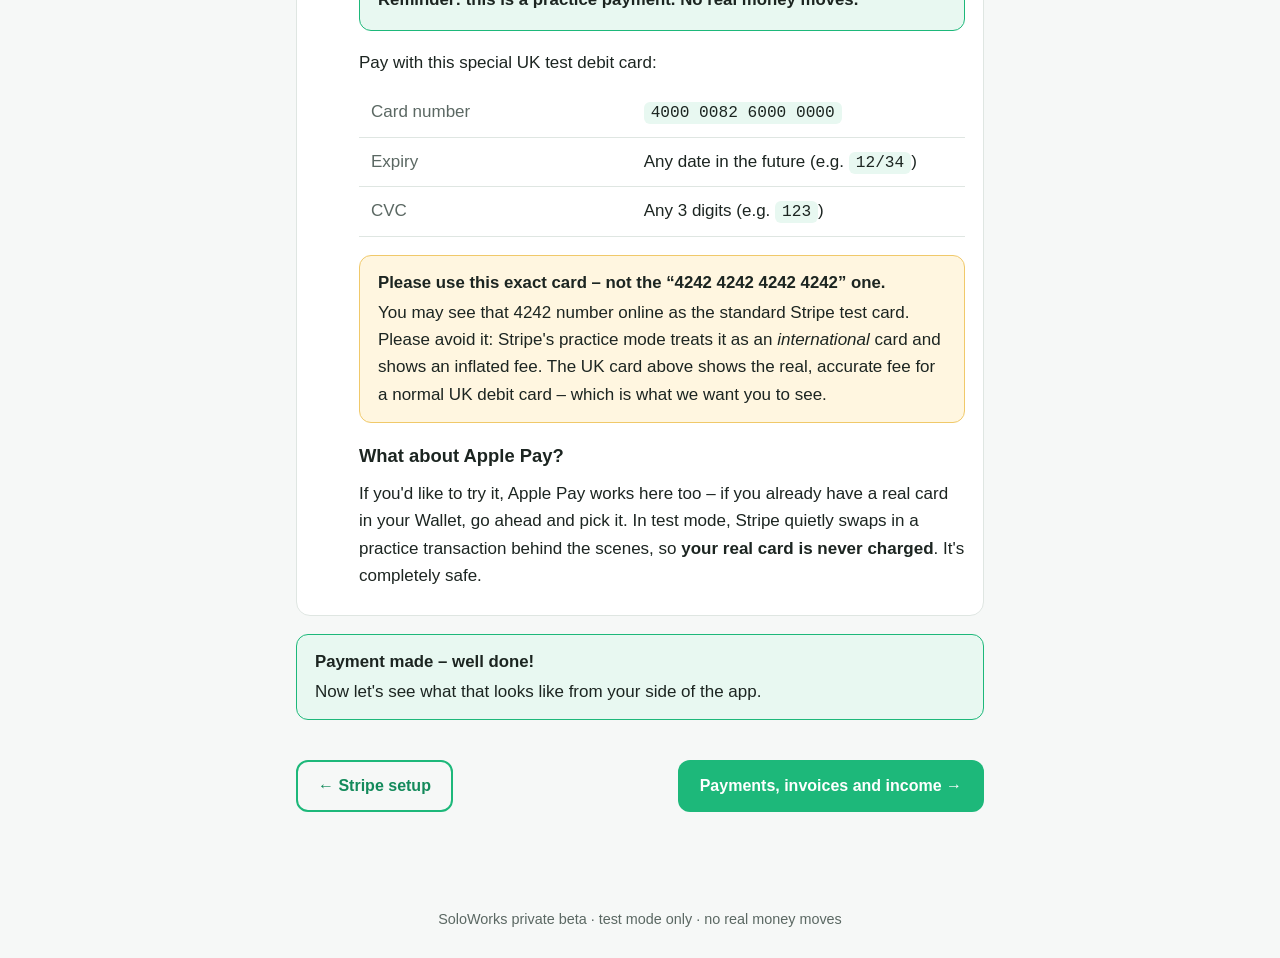
<file: the-test.html>
<!DOCTYPE html>
<html lang="en-GB">
<head>
<meta charset="utf-8">
<meta name="viewport" content="width=device-width, initial-scale=1">
<title>The test – SoloWorks Beta</title>
<meta name="robots" content="noindex">
<link rel="stylesheet" href="style.css">
</head>
<body>
<header class="top">
  <div class="wrap">
    <a href="index.html">SoloWorks Beta</a>
    <nav><a href="business-setup.html">Business setup</a><a href="stripe-setup.html">Stripe setup</a><a href="the-test.html" class="current">The test</a><a href="payments.html">Payments</a><a href="message-templates.html">Templates</a><a href="feedback.html">Feedback</a></nav>
  </div>
</header>
<div class="banner">TEST MODE &ndash; <strong>no real money moves</strong> anywhere in this guide.</div>

<main class="wrap">
  <p><small><a href="index.html">&larr; Back to the start</a></small></p>
  <h1>The test</h1>
  <p class="lead">Here's the main event. You'll take one job from booking, through a text message, to being paid &ndash; playing both <strong>yourself</strong> (the groomer) and the <strong>customer</strong>. About 15 minutes.</p>

  <div class="callout warn">
    <strong class="big">Before you start, you should have:</strong>
    <ul style="margin:6px 0 0">
      <li>done the <a href="business-setup.html">Business setup</a> (services, plus a customer with a real mobile number), and</li>
      <li>connected Stripe in the <a href="stripe-setup.html">Stripe setup</a>.</li>
    </ul>
  </div>

  <div class="callout safe">
    <strong class="big">NO REAL MONEY MOVES AT ANY POINT IN THIS TEST.</strong>
    Even when you pay in step 5, it's Stripe's practice mode. No card is charged and no bank account is touched.
    <br><br>
    The one thing that <em>is</em> real is the <strong>text messages</strong> &ndash; they'll genuinely arrive on the phone number you gave the app. Only the payment side is pretend.
  </div>

  <ol class="steps">
    <li>
      <h3>Make a new booking</h3>
      <p>Create a new booking for one of your test customers &ndash; <strong>use the one with the real mobile number you gave in Business setup</strong>. Pick one of the services you added earlier.</p>
    </li>
    <li>
      <h3>Send the booking confirmation text</h3>
      <p>Send the booking-confirmation text to the customer from the app. Then check your phone: <strong>did it arrive?</strong> Have a read of it as if you were the customer &ndash; does it make sense? Does it look right?</p>
      <p><small>Depending on how it's set up, your phone may open a message ready to go &ndash; if so, just tap Send.</small></p>
    </li>
    <li>
      <h3>Mark the job Complete</h3>
      <p>Open the job and mark it <strong>Complete</strong>. This sends the customer a &ldquo;your pet is ready&rdquo; message with a <strong>payment link</strong> in it. Check your phone again &ndash; did that one arrive too?</p>
    </li>
    <li>
      <h3>See it waiting for payment</h3>
      <p>In the app, open the <strong>Payments</strong> tab and go to <strong>Outstanding</strong>. You should see the job you just completed sitting there, waiting to be paid.</p>
    </li>
    <li>
      <h3>Be the customer: pay the link</h3>
      <p>Now put your customer hat on. On your phone, <strong>tap the payment link in the text</strong> you just received. It opens a payment page.</p>
      <div class="callout safe">
        <strong class="big">Reminder: this is a practice payment. No real money moves.</strong>
      </div>
      <p>Pay with this special UK test debit card:</p>
      <table class="values">
        <tr><td>Card number</td><td><span class="magic">4000 0082 6000 0000</span></td></tr>
        <tr><td>Expiry</td><td>Any date in the future (e.g. <span class="magic">12/34</span>)</td></tr>
        <tr><td>CVC</td><td>Any 3 digits (e.g. <span class="magic">123</span>)</td></tr>
      </table>
      <div class="callout warn">
        <strong class="big">Please use this exact card &ndash; not the &ldquo;4242 4242 4242 4242&rdquo; one.</strong>
        You may see that 4242 number online as the standard Stripe test card. Please avoid it: Stripe's practice mode treats it as an <em>international</em> card and shows an inflated fee. The UK card above shows the real, accurate fee for a normal UK debit card &ndash; which is what we want you to see.
      </div>
      <h3>What about Apple Pay?</h3>
      <p>If you'd like to try it, Apple Pay works here too &ndash; if you already have a real card in your Wallet, go ahead and pick it. In test mode, Stripe quietly swaps in a practice transaction behind the scenes, so <strong>your real card is never charged</strong>. It's completely safe.</p>
    </li>
  </ol>

  <div class="callout safe">
    <strong class="big">Payment made &ndash; well done!</strong>
    Now let's see what that looks like from your side of the app.
  </div>
  <div class="pager">
    <a class="btn secondary" href="stripe-setup.html">&larr; Stripe setup</a>
    <a class="btn" href="payments.html">Payments, invoices and income &rarr;</a>
  </div>
</main>
<footer>SoloWorks private beta &middot; test mode only &middot; no real money moves</footer>
</body>
</html>
</file>
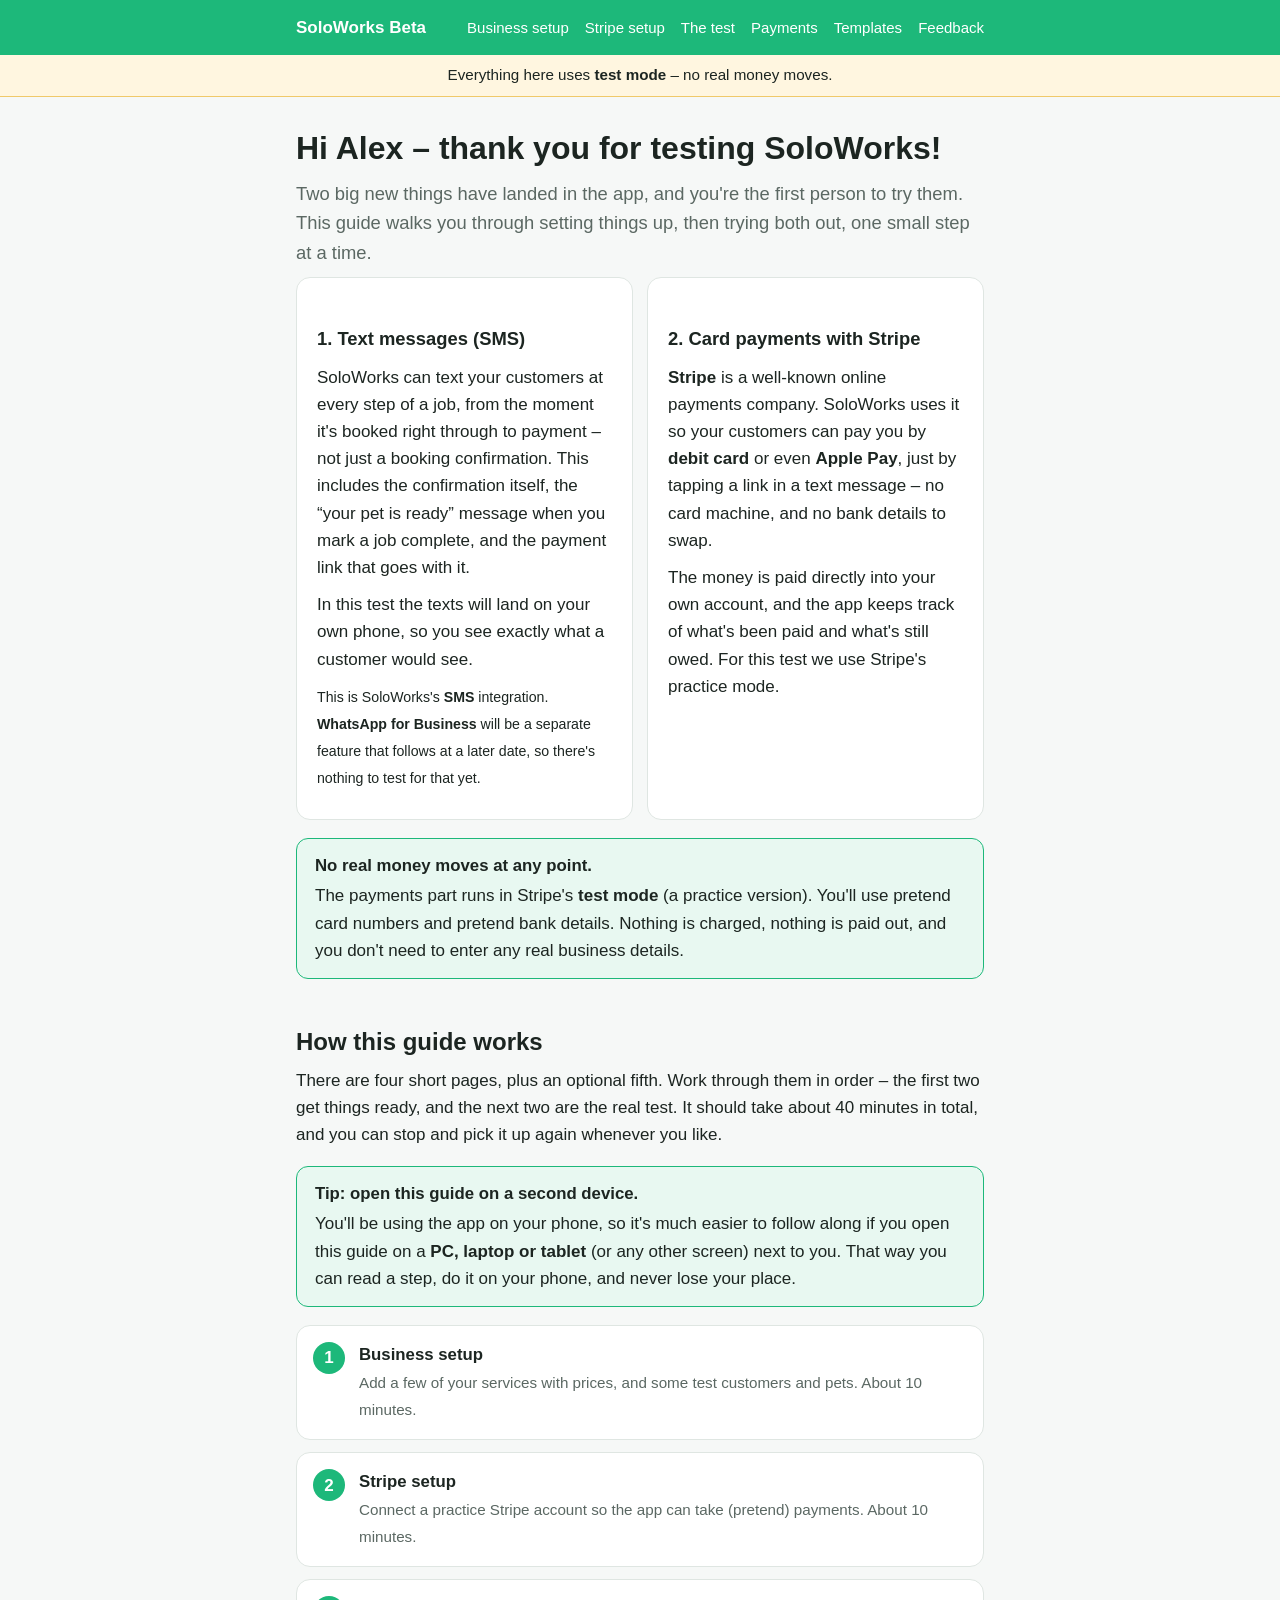
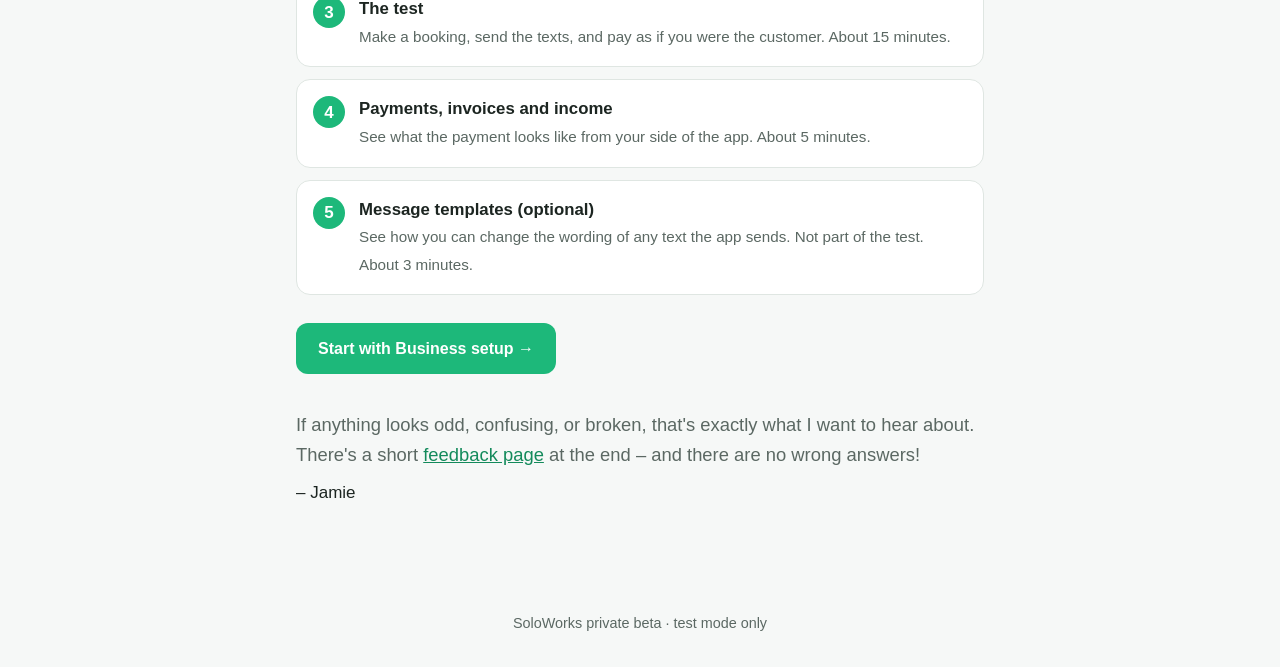
<file: walkthrough.html>
<!DOCTYPE html>
<html lang="en-GB">
<head>
<meta charset="utf-8">
<meta name="viewport" content="width=device-width, initial-scale=1">
<title>SoloWorks Beta – moved</title>
<meta name="robots" content="noindex">
<meta http-equiv="refresh" content="0; url=index.html">
<link rel="stylesheet" href="style.css">
</head>
<body>
<main class="wrap">
  <h1>This guide has moved</h1>
  <p>The walkthrough is now split into short pages. <a href="index.html">Go to the guide</a>.</p>
</main>
</body>
</html>
</file>
<file: style.css>
:root {
  --green: #1DB87A;
  --green-dark: #138a5b;
  --green-soft: #e8f8f1;
  --ink: #1c2521;
  --muted: #5b6863;
  --bg: #f6f8f7;
  --card: #ffffff;
  --line: #dfe6e2;
  --warn-bg: #fff6e0;
  --warn-line: #f0c96a;
  --safe-bg: #e8f8f1;
}
@media (prefers-color-scheme: dark) {
  :root {
    --ink: #eef3f0;
    --muted: #a3b0aa;
    --bg: #121715;
    --card: #1b2320;
    --line: #2c3833;
    --green-soft: #17322a;
    --warn-bg: #3a3218;
    --warn-line: #7d6a25;
    --safe-bg: #17322a;
    --green-dark: #55d6a1;
  }
}
* { box-sizing: border-box; }
html { scroll-behavior: smooth; }
body {
  margin: 0;
  background: var(--bg);
  color: var(--ink);
  font: 17px/1.6 -apple-system, BlinkMacSystemFont, "Segoe UI", Roboto, Helvetica, Arial, sans-serif;
}
.wrap { max-width: 720px; margin: 0 auto; padding: 0 16px 64px; }
header.top {
  background: var(--green);
  color: #fff;
  padding: 14px 16px;
}
header.top .wrap { padding: 0 16px; display: flex; justify-content: space-between; align-items: center; }
header.top a { color: #fff; text-decoration: none; font-weight: 600; }
header.top nav a { margin-left: 16px; font-weight: 500; font-size: 15px; }
h1 { font-size: 2rem; line-height: 1.2; margin: 32px 0 12px; }
h2 { font-size: 1.5rem; margin: 48px 0 8px; line-height: 1.25; }
h3 { font-size: 1.15rem; margin: 28px 0 6px; }
p { margin: 10px 0; }
a { color: var(--green-dark); }
.lead { font-size: 1.15rem; color: var(--muted); }
.card {
  background: var(--card);
  border: 1px solid var(--line);
  border-radius: 14px;
  padding: 18px 20px;
  margin: 18px 0;
}
.cards { display: grid; gap: 14px; grid-template-columns: 1fr; }
@media (min-width: 640px) { .cards { grid-template-columns: 1fr 1fr; } }
.cards .card { margin: 0; }
.btn {
  display: inline-block;
  background: var(--green);
  color: #fff !important;
  text-decoration: none;
  font-weight: 600;
  padding: 13px 22px;
  border-radius: 12px;
  border: 0;
  font-size: 1rem;
  cursor: pointer;
}
.btn:hover { background: var(--green-dark); }
.callout {
  border-radius: 12px;
  padding: 14px 18px;
  margin: 18px 0;
  border: 1px solid var(--line);
}
.callout.safe { background: var(--safe-bg); border-color: var(--green); }
.callout.warn { background: var(--warn-bg); border-color: var(--warn-line); }
.callout strong.big { display: block; font-size: 1.05rem; margin-bottom: 2px; }
.values { width: 100%; border-collapse: collapse; margin: 12px 0; }
.values td { padding: 10px 12px; border-bottom: 1px solid var(--line); vertical-align: top; }
.values td:first-child { color: var(--muted); width: 45%; }
code, .magic {
  font-family: ui-monospace, SFMono-Regular, Menlo, Consolas, monospace;
  background: var(--green-soft);
  padding: 2px 7px;
  border-radius: 6px;
  font-size: 0.95em;
  white-space: nowrap;
}
ol.steps { padding-left: 0; list-style: none; counter-reset: s; }
ol.steps > li {
  counter-increment: s;
  position: relative;
  background: var(--card);
  border: 1px solid var(--line);
  border-radius: 14px;
  padding: 16px 18px 16px 62px;
  margin: 12px 0;
}
ol.steps > li::before {
  content: counter(s);
  position: absolute;
  left: 16px; top: 16px;
  width: 32px; height: 32px;
  border-radius: 50%;
  background: var(--green);
  color: #fff;
  font-weight: 700;
  display: grid; place-items: center;
}
ol.steps > li h3 { margin-top: 0; }
ul { padding-left: 22px; }
.toc { padding-left: 20px; }
.toc li { margin: 4px 0; }
.tag {
  display: inline-block;
  font-size: 0.75rem;
  font-weight: 700;
  letter-spacing: 0.04em;
  text-transform: uppercase;
  background: var(--green);
  color: #fff;
  padding: 2px 9px;
  border-radius: 99px;
  vertical-align: middle;
}
.tag.test { background: #b7791f; }
form label { display: block; font-weight: 600; margin: 18px 0 6px; }
form .hint { font-weight: 400; color: var(--muted); font-size: 0.9rem; }
form textarea, form input[type=text], form input[type=email] {
  width: 100%;
  font: inherit;
  padding: 12px;
  border-radius: 10px;
  border: 1px solid var(--line);
  background: var(--card);
  color: var(--ink);
}
form textarea { min-height: 110px; resize: vertical; }
.hp { position: absolute; left: -9999px; }
#form-status { margin-top: 14px; font-weight: 600; }
footer { text-align: center; color: var(--muted); font-size: 0.9rem; padding: 32px 16px; }
.banner {
  background: var(--warn-bg);
  border-bottom: 1px solid var(--warn-line);
  text-align: center;
  padding: 8px 16px;
  font-size: 0.95rem;
}

/* ---- multi-page additions ---- */
header.top .wrap { flex-wrap: wrap; gap: 6px 16px; }
header.top nav { display: flex; flex-wrap: wrap; gap: 2px 0; }
header.top nav a.current { text-decoration: underline; text-underline-offset: 5px; }
.pager { display: flex; justify-content: space-between; align-items: center; gap: 12px; flex-wrap: wrap; margin: 40px 0 0; }
.btn.secondary { background: transparent; color: var(--green-dark) !important; border: 2px solid var(--green); padding: 11px 20px; }
.btn.secondary:hover { background: var(--green-soft); }
.guide { display: grid; gap: 12px; margin: 18px 0; }
.gcard { display: block; position: relative; text-decoration: none; color: inherit; background: var(--card); border: 1px solid var(--line); border-radius: 14px; padding: 16px 18px 16px 62px; }
.gcard:hover { border-color: var(--green); }
.gcard .num { position: absolute; left: 16px; top: 16px; width: 32px; height: 32px; border-radius: 50%; background: var(--green); color: #fff; font-weight: 700; display: grid; place-items: center; }
.gcard strong { display: block; font-size: 1.05rem; }
.gcard .d { color: var(--muted); font-size: 0.95rem; }
.shot{margin:16px 0;text-align:center}
.shot img{max-width:280px;width:100%;height:auto;border-radius:14px;border:1px solid var(--line)}
.shot figcaption{color:var(--muted);font-size:.9rem;margin-top:6px}
.shots{display:flex;flex-wrap:wrap;gap:16px;justify-content:center}
</file>
